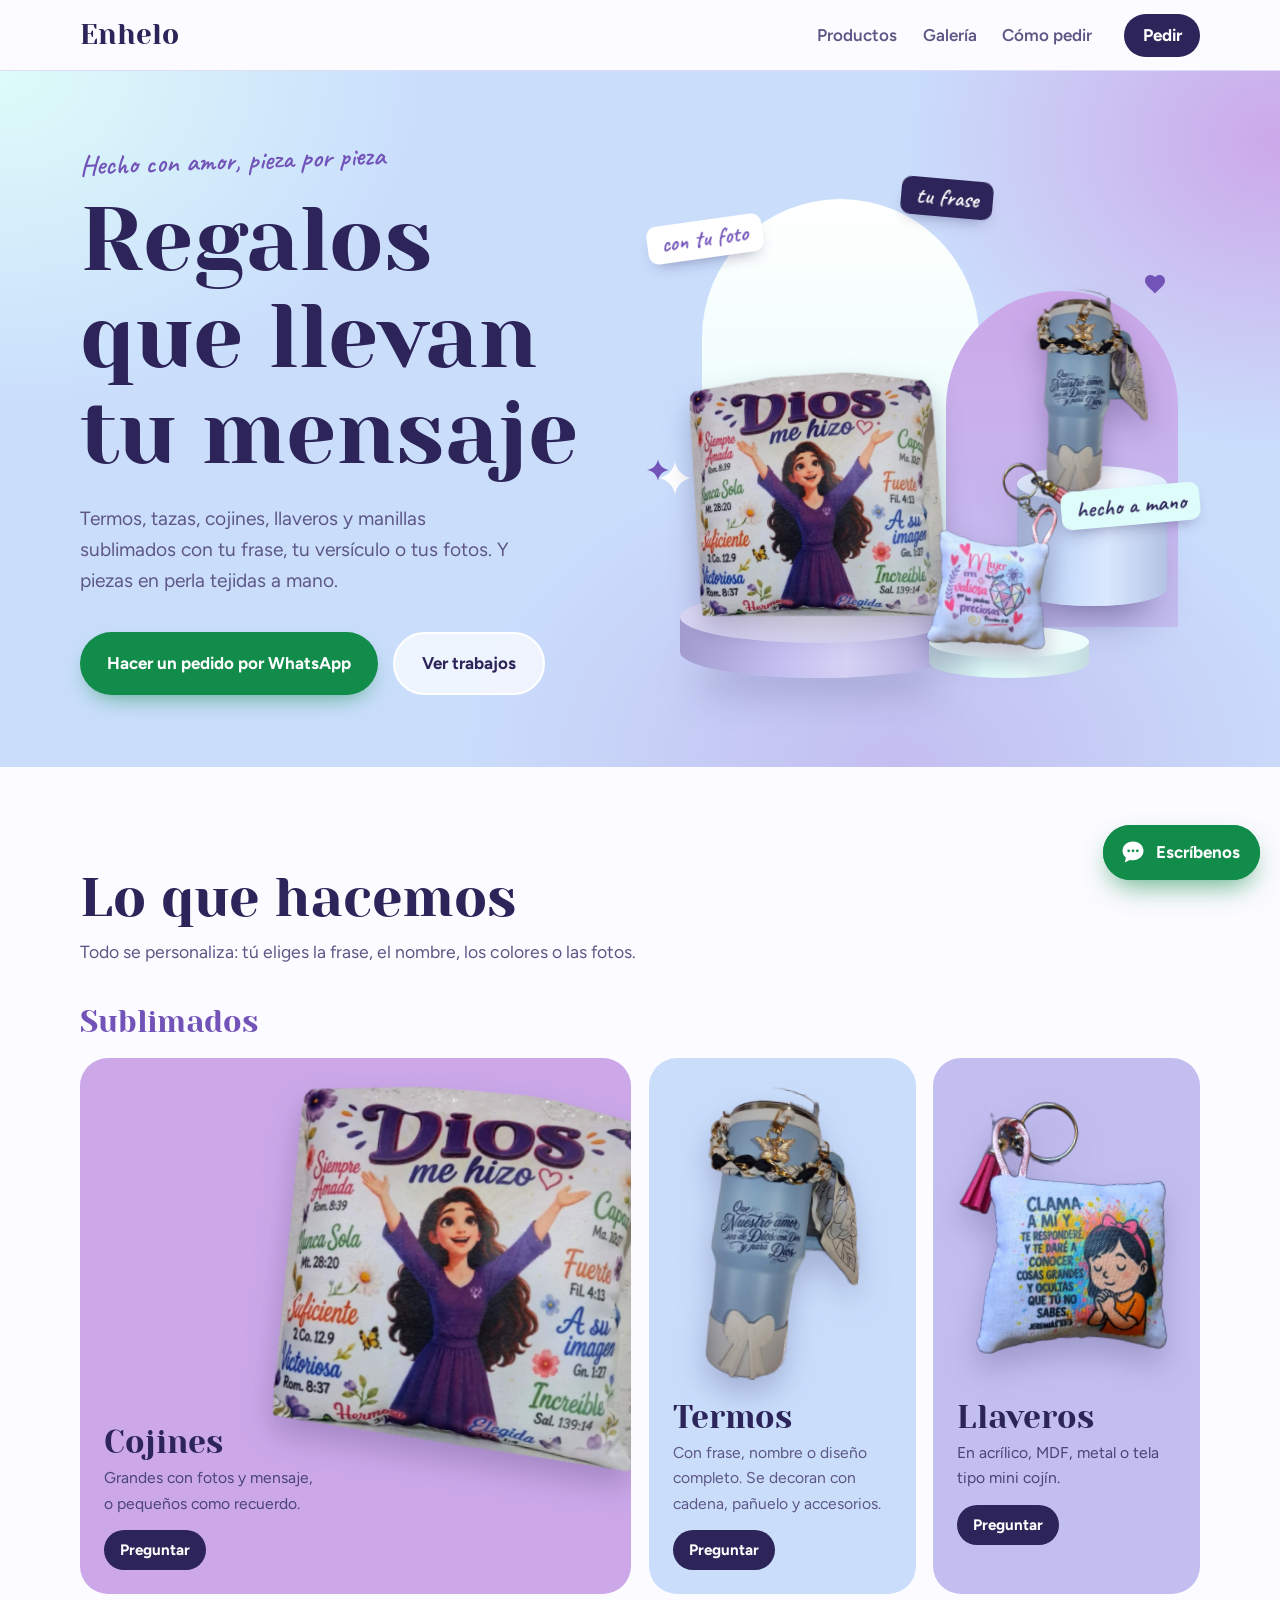
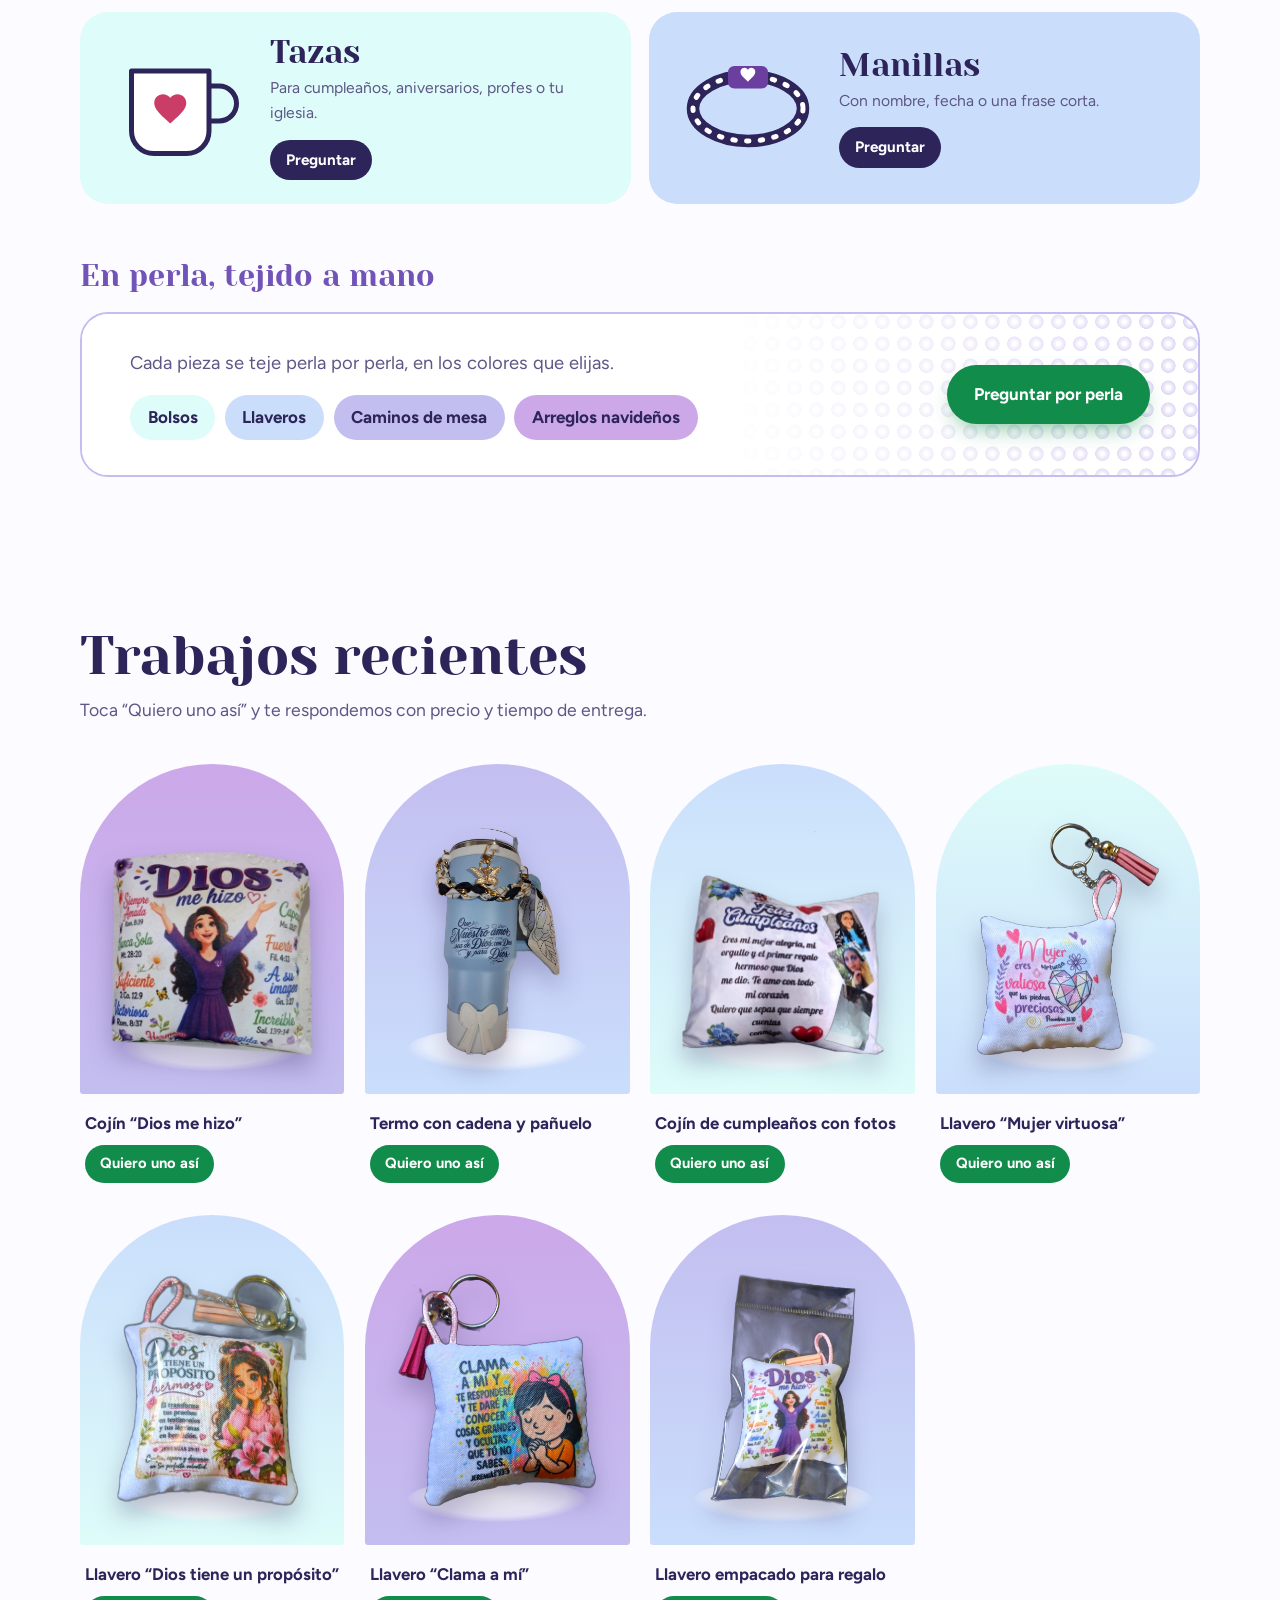
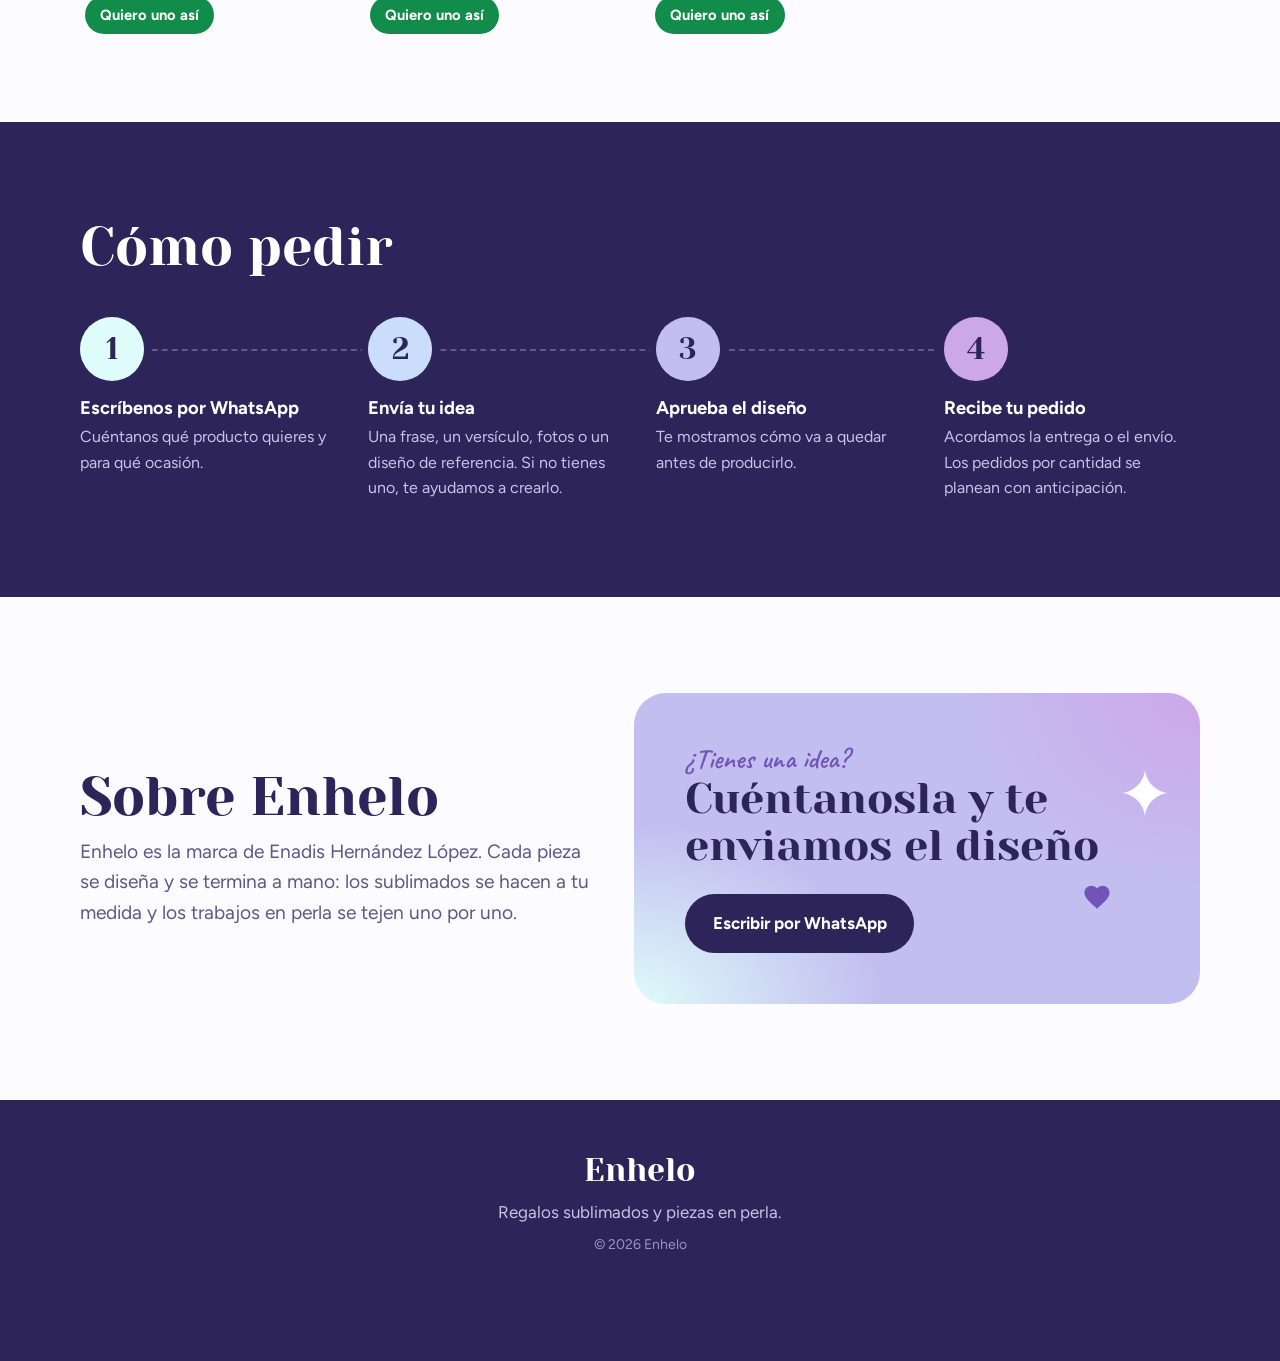
<file: index.html>
<!DOCTYPE html>
<html lang="es">
<head>
  <meta charset="utf-8">
  <meta name="viewport" content="width=device-width, initial-scale=1">
  <title>Enhelo · Regalos sublimados y piezas en perla</title>
  <meta name="description" content="Termos, tazas, cojines, llaveros y manillas sublimados con tu mensaje, y bolsos, llaveros y arreglos en perla hechos a mano. Pide el tuyo por WhatsApp.">
  <meta name="theme-color" content="#cadefc">
  <meta property="og:title" content="Enhelo · Regalos personalizados">
  <meta property="og:description" content="Sublimados con tu mensaje y piezas en perla hechas a mano.">
  <meta property="og:image" content="https://enhelo.xyz/img/cojin-dios-me-hizo.jpg">
  <link rel="icon" href="img/favicon.svg" type="image/svg+xml">
  <link rel="preload" href="fonts/yeseva-one-latin-400-normal.woff2" as="font" type="font/woff2" crossorigin>
  <link rel="stylesheet" href="style.css">
</head>
<body>

  <!-- Dibujos reutilizables (destellos y corazones) -->
  <svg width="0" height="0" style="position:absolute" aria-hidden="true">
    <symbol id="sparkle" viewBox="0 0 24 24"><path d="M12 0c.6 6.2 5.8 11.4 12 12-6.2.6-11.4 5.8-12 12-.6-6.2-5.8-11.4-12-12C6.2 11.4 11.4 6.2 12 0Z"/></symbol>
    <symbol id="heart" viewBox="0 0 24 24"><path d="M12 21.4 10.6 20C5.4 15.4 2 12.3 2 8.5 2 5.4 4.4 3 7.5 3c1.7 0 3.4.8 4.5 2.1C13.1 3.8 14.8 3 16.5 3 19.6 3 22 5.4 22 8.5c0 3.8-3.4 6.9-8.6 11.5L12 21.4Z"/></symbol>
  </svg>

  <header class="topbar">
    <a class="wordmark" href="#inicio" aria-label="Enhelo, inicio">Enhelo</a>
    <nav aria-label="Secciones">
      <a href="#productos">Productos</a>
      <a href="#galeria">Galería</a>
      <a href="#como-pedir">Cómo pedir</a>
    </nav>
    <a class="topbar-cta" data-wa="Hola Enhelo, quiero hacer un pedido." href="#">Pedir</a>
  </header>

  <main id="inicio">

    <!-- ===== Portada ===== -->
    <section class="hero">
      <div class="hero-inner">
        <div class="hero-text">
          <p class="hand">Hecho con amor, pieza por pieza</p>
          <h1>Regalos que llevan tu mensaje</h1>
          <p class="lede">
            Termos, tazas, cojines, llaveros y manillas sublimados con tu frase,
            tu versículo o tus fotos. Y piezas en perla tejidas a mano.
          </p>
          <div class="hero-actions">
            <a class="btn btn-wa" data-wa="Hola Enhelo, quiero hacer un pedido." href="#">Hacer un pedido por WhatsApp</a>
            <a class="btn btn-ghost" href="#galeria">Ver trabajos</a>
          </div>
        </div>

        <div class="vitrina" aria-hidden="true">
          <div class="arch arch-1"></div>
          <div class="arch arch-2"></div>
          <div class="podium pod-termo"><img src="img/p/termo-nuestro-amor.webp" alt="" width="480" height="900"></div>
          <div class="podium pod-cojin"><img src="img/p/cojin-dios-me-hizo.webp" alt="" width="867" height="874"></div>
          <div class="podium pod-llavero"><img src="img/p/llavero-mujer-virtuosa.webp" alt="" width="708" height="900"></div>
          <span class="tag tag-1">con tu foto</span>
          <span class="tag tag-2">tu frase</span>
          <span class="tag tag-3">hecho a mano</span>
          <svg class="doodle d1"><use href="#sparkle"/></svg>
          <svg class="doodle d2"><use href="#heart"/></svg>
          <svg class="doodle d3"><use href="#sparkle"/></svg>
        </div>
      </div>
    </section>

    <!-- ===== Productos ===== -->
    <section id="productos" class="products">
      <div class="wrap">
        <h2>Lo que hacemos</h2>
        <p class="section-note">Todo se personaliza: tú eliges la frase, el nombre, los colores o las fotos.</p>

        <h3 class="group-title">Sublimados</h3>
        <div class="bento">
          <article class="tile tile-sky t-termo">
            <img src="img/p/termo-nuestro-amor.webp" alt="Termo azul sublimado decorado con cadena" loading="lazy" width="480" height="900">
            <div class="tile-text">
              <h4>Termos</h4>
              <p>Con frase, nombre o diseño completo. Se decoran con cadena, pañuelo y accesorios.</p>
              <a class="ask" data-wa="Hola, quiero información sobre los termos sublimados." href="#">Preguntar</a>
            </div>
          </article>

          <article class="tile tile-lilac t-cojin">
            <img src="img/p/cojin-dios-me-hizo.webp" alt="Cojín sublimado Dios me hizo" loading="lazy" width="867" height="874">
            <div class="tile-text">
              <h4>Cojines</h4>
              <p>Grandes con fotos y mensaje, o pequeños como recuerdo.</p>
              <a class="ask" data-wa="Hola, quiero información sobre los cojines sublimados." href="#">Preguntar</a>
            </div>
          </article>

          <article class="tile tile-blush t-llavero">
            <img src="img/p/llavero-clama.webp" alt="Llavero mini cojín sublimado" loading="lazy" width="770" height="900">
            <div class="tile-text">
              <h4>Llaveros</h4>
              <p>En acrílico, MDF, metal o tela tipo mini cojín.</p>
              <a class="ask" data-wa="Hola, quiero información sobre los llaveros sublimados." href="#">Preguntar</a>
            </div>
          </article>

          <article class="tile tile-butter tile-icon t-taza">
            <svg class="tile-doodle" viewBox="0 0 120 100" aria-hidden="true">
              <path d="M22 20h62v48a18 18 0 0 1-18 18H40a18 18 0 0 1-18-18Z" fill="#fff" stroke="currentColor" stroke-width="4" stroke-linejoin="round"/>
              <path d="M84 32h8a14 14 0 0 1 0 28h-8" fill="none" stroke="currentColor" stroke-width="4"/>
              <path d="M53 62l-2-1.8c-6.5-5.9-10.8-9.8-10.8-14.6 0-3.9 3-7 7-7 2.2 0 4.3 1 5.8 2.7 1.5-1.7 3.6-2.7 5.8-2.7 3.9 0 7 3.1 7 7 0 4.8-4.3 8.7-10.8 14.6Z" fill="#c93d66"/>
            </svg>
            <div class="tile-text">
              <h4>Tazas</h4>
              <p>Para cumpleaños, aniversarios, profes o tu iglesia.</p>
              <a class="ask" data-wa="Hola, quiero información sobre las tazas sublimadas." href="#">Preguntar</a>
            </div>
          </article>

          <article class="tile tile-mint tile-icon t-manilla">
            <svg class="tile-doodle" viewBox="0 0 120 100" aria-hidden="true">
              <ellipse cx="60" cy="50" rx="44" ry="26" fill="none" stroke="currentColor" stroke-width="10"/>
              <ellipse cx="60" cy="50" rx="44" ry="26" fill="none" stroke="#fff" stroke-width="4" stroke-dasharray="2 9" stroke-linecap="round"/>
              <rect x="44" y="16" width="32" height="18" rx="5" fill="#6b3fa0"/>
              <path d="M60 22.5l-1-1c-3-2.7-5-4.5-5-6.7a3.2 3.2 0 0 1 5.9-1.8 3.2 3.2 0 0 1 5.9 1.8c0 2.2-2 4-5 6.7Z" transform="translate(0 6)" fill="#fff"/>
            </svg>
            <div class="tile-text">
              <h4>Manillas</h4>
              <p>Con nombre, fecha o una frase corta.</p>
              <a class="ask" data-wa="Hola, quiero información sobre las manillas sublimadas." href="#">Preguntar</a>
            </div>
          </article>
        </div>

        <h3 class="group-title group-pearl">En perla, tejido a mano</h3>
        <div class="pearl-panel">
          <div class="pearl-text">
            <p>Cada pieza se teje perla por perla, en los colores que elijas.</p>
            <ul class="pearl-list">
              <li><a data-wa="Hola, quiero información sobre los bolsos en perla." href="#">Bolsos</a></li>
              <li><a data-wa="Hola, quiero información sobre los llaveros en perla." href="#">Llaveros</a></li>
              <li><a data-wa="Hola, quiero información sobre los caminos de mesa en perla." href="#">Caminos de mesa</a></li>
              <li><a data-wa="Hola, quiero información sobre los arreglos navideños en perla." href="#">Arreglos navideños</a></li>
            </ul>
          </div>
          <a class="btn btn-wa" data-wa="Hola, quiero información sobre los trabajos en perla." href="#">Preguntar por perla</a>
        </div>
      </div>
    </section>

    <!-- ===== Galería =====
         Para agregar un trabajo: sube la foto sin fondo a img/p/ (formato .webp o .png)
         y copia un bloque <figure> completo. Cambia la imagen, el alt, el título y el
         mensaje de data-wa. La clase c1, c2, c3 o c4 cambia el color de fondo. -->
    <section id="galeria" class="gallery">
      <div class="wrap">
        <h2>Trabajos recientes</h2>
        <p class="section-note">Toca “Quiero uno así” y te respondemos con precio y tiempo de entrega.</p>

        <div class="grid">
          <figure class="c1">
            <div class="g-stage"><img src="img/p/cojin-dios-me-hizo.webp" alt="Cojín sublimado con la frase Dios me hizo y versículos alrededor" loading="lazy" width="867" height="874"></div>
            <figcaption>
              <span>Cojín “Dios me hizo”</span>
              <a data-wa="Hola, quiero un cojín como el de “Dios me hizo”." href="#">Quiero uno así</a>
            </figcaption>
          </figure>

          <figure class="c3">
            <div class="g-stage"><img src="img/p/termo-nuestro-amor.webp" alt="Termo azul con la frase Que nuestro amor sea de Dios, con cadena y pañuelo" loading="lazy" width="480" height="900"></div>
            <figcaption>
              <span>Termo con cadena y pañuelo</span>
              <a data-wa="Hola, quiero un termo como el de “Que nuestro amor sea de Dios”." href="#">Quiero uno así</a>
            </figcaption>
          </figure>

          <figure class="c2">
            <div class="g-stage"><img src="img/p/cojin-cumpleanos.webp" alt="Cojín de cumpleaños con mensaje y tres fotos" loading="lazy" width="809" height="900"></div>
            <figcaption>
              <span>Cojín de cumpleaños con fotos</span>
              <a data-wa="Hola, quiero un cojín de cumpleaños con fotos." href="#">Quiero uno así</a>
            </figcaption>
          </figure>

          <figure class="c4">
            <div class="g-stage"><img src="img/p/llavero-mujer-virtuosa.webp" alt="Llavero mini cojín con la frase Mujer virtuosa, Proverbios 31:10" loading="lazy" width="708" height="900"></div>
            <figcaption>
              <span>Llavero “Mujer virtuosa”</span>
              <a data-wa="Hola, quiero llaveros como el de “Mujer virtuosa”." href="#">Quiero uno así</a>
            </figcaption>
          </figure>

          <figure class="c2">
            <div class="g-stage"><img src="img/p/llavero-proposito.webp" alt="Llavero mini cojín con la frase Dios tiene un propósito hermoso" loading="lazy" width="613" height="746"></div>
            <figcaption>
              <span>Llavero “Dios tiene un propósito”</span>
              <a data-wa="Hola, quiero llaveros como el de “Dios tiene un propósito hermoso”." href="#">Quiero uno así</a>
            </figcaption>
          </figure>

          <figure class="c1">
            <div class="g-stage"><img src="img/p/llavero-clama.webp" alt="Llavero mini cojín con la frase Clama a mí y te responderé, Jeremías 33:3" loading="lazy" width="770" height="900"></div>
            <figcaption>
              <span>Llavero “Clama a mí”</span>
              <a data-wa="Hola, quiero llaveros como el de “Clama a mí”." href="#">Quiero uno así</a>
            </figcaption>
          </figure>

          <figure class="c3">
            <div class="g-stage"><img src="img/p/llavero-dios-me-hizo.webp" alt="Llavero mini cojín Dios me hizo en su empaque individual" loading="lazy" width="565" height="900"></div>
            <figcaption>
              <span>Llavero empacado para regalo</span>
              <a data-wa="Hola, quiero llaveros como el de “Dios me hizo”." href="#">Quiero uno así</a>
            </figcaption>
          </figure>
        </div>
      </div>
    </section>

    <!-- ===== Cómo pedir ===== -->
    <section id="como-pedir" class="steps">
      <div class="wrap">
        <h2>Cómo pedir</h2>
        <ol>
          <li>
            <h3>Escríbenos por WhatsApp</h3>
            <p>Cuéntanos qué producto quieres y para qué ocasión.</p>
          </li>
          <li>
            <h3>Envía tu idea</h3>
            <p>Una frase, un versículo, fotos o un diseño de referencia. Si no tienes uno, te ayudamos a crearlo.</p>
          </li>
          <li>
            <h3>Aprueba el diseño</h3>
            <p>Te mostramos cómo va a quedar antes de producirlo.</p>
          </li>
          <li>
            <h3>Recibe tu pedido</h3>
            <p>Acordamos la entrega o el envío. Los pedidos por cantidad se planean con anticipación.</p>
          </li>
        </ol>
      </div>
    </section>

    <!-- ===== Sobre y llamado final ===== -->
    <section class="closing">
      <div class="wrap closing-inner">
        <div class="about">
          <h2>Sobre Enhelo</h2>
          <p>
            Enhelo es la marca de Enadis Hernández López. Cada pieza se diseña
            y se termina a mano: los sublimados se hacen a tu medida y los trabajos
            en perla se tejen uno por uno.
          </p>
        </div>
        <div class="cta-card">
          <svg class="doodle c-d1"><use href="#sparkle"/></svg>
          <svg class="doodle c-d2"><use href="#heart"/></svg>
          <p class="hand">¿Tienes una idea?</p>
          <h2>Cuéntanosla y te enviamos el diseño</h2>
          <a class="btn btn-light" data-wa="Hola Enhelo, tengo una idea para un regalo." href="#">Escribir por WhatsApp</a>
        </div>
      </div>
    </section>

  </main>

  <footer class="footer">
    <p class="wordmark">Enhelo</p>
    <p>Regalos sublimados y piezas en perla.</p>
    <p class="small">&copy; <span id="year"></span> Enhelo</p>
  </footer>

  <!-- Botón flotante de WhatsApp -->
  <a class="wa-float" data-wa="Hola Enhelo, vi su página y quiero información." href="#" aria-label="Escribir por WhatsApp">
    <svg viewBox="0 0 24 24" width="28" height="28" aria-hidden="true">
      <path fill="currentColor" d="M12 3C6.9 3 3 6.6 3 11c0 2.3 1.1 4.4 2.9 5.8L5 21l4.3-2.2c.9.2 1.8.3 2.7.3 5.1 0 9-3.6 9-8.1S17.1 3 12 3Z"/>
      <circle cx="8.3" cy="11" r="1.2" fill="#128c4a"/>
      <circle cx="12" cy="11" r="1.2" fill="#128c4a"/>
      <circle cx="15.7" cy="11" r="1.2" fill="#128c4a"/>
    </svg>
    <span>Escríbenos</span>
  </a>

  <script src="script.js"></script>
</body>
</html>
</file>
<file: style.css>
/* ============ Tipografías (alojadas en /fonts) ============ */
@font-face { font-family: "Yeseva One"; src: url("fonts/yeseva-one-latin-400-normal.woff2") format("woff2"); font-weight: 400; font-display: swap; }
@font-face { font-family: "Figtree"; src: url("fonts/figtree-latin-400-normal.woff2") format("woff2"); font-weight: 400; font-display: swap; }
@font-face { font-family: "Figtree"; src: url("fonts/figtree-latin-500-normal.woff2") format("woff2"); font-weight: 500; font-display: swap; }
@font-face { font-family: "Figtree"; src: url("fonts/figtree-latin-600-normal.woff2") format("woff2"); font-weight: 600; font-display: swap; }
@font-face { font-family: "Figtree"; src: url("fonts/figtree-latin-700-normal.woff2") format("woff2"); font-weight: 700; font-display: swap; }
@font-face { font-family: "Figtree"; src: url("fonts/figtree-latin-800-normal.woff2") format("woff2"); font-weight: 800; font-display: swap; }
@font-face { font-family: "Caveat"; src: url("fonts/caveat-latin-600-normal.woff2") format("woff2"); font-weight: 600; font-display: swap; }

/* ============ Colores ============ */
:root {
  /* Paleta de Enhelo */
  --mint: #defcf9;
  --blue: #cadefc;
  --peri: #c3bef0;
  --lav:  #cca8e9;

  /* Tonos de apoyo para texto y contraste */
  --ink: #2d2459;        /* índigo profundo */
  --muted: #5e5786;
  --accent: #7253b8;     /* lavanda oscuro para detalles */
  --paper: #fcfbff;
  --line: #e4def4;
  --wa: #128c4a;
  --wa-hover: #0e7a40;

  --display: "Yeseva One", Georgia, serif;
  --body: "Figtree", system-ui, -apple-system, "Segoe UI", sans-serif;
  --hand: "Caveat", "Segoe Print", cursive;

  --wrap: 1160px;
  color-scheme: light;
}

* { box-sizing: border-box; margin: 0; padding: 0; }
html { scroll-behavior: smooth; }
body {
  font-family: var(--body);
  font-size: 1.0625rem;
  line-height: 1.6;
  color: var(--ink);
  background: var(--paper);
  -webkit-font-smoothing: antialiased;
  overflow-x: hidden;
}
img { display: block; max-width: 100%; height: auto; }
a { color: var(--accent); }
:focus-visible { outline: 3px solid var(--accent); outline-offset: 3px; border-radius: 6px; }

h1, h2, h3, h4 { font-family: var(--display); font-weight: 400; line-height: 1.08; }
h2 { font-size: clamp(2.2rem, 5vw, 3.4rem); margin-bottom: .6rem; }
.wrap { max-width: var(--wrap); margin: 0 auto; padding: 0 1.25rem; }
section { position: relative; }
.section-note { color: var(--muted); font-size: 1.1rem; max-width: 52ch; margin-bottom: 2.5rem; }
.hand { font-family: var(--hand); font-weight: 600; font-size: 1.75rem; line-height: 1.1; color: var(--accent); }

.doodle { position: absolute; fill: currentColor; pointer-events: none; }

/* ============ Botones ============ */
.btn {
  display: inline-flex; align-items: center; justify-content: center;
  padding: 1rem 1.7rem;
  border-radius: 999px;
  font-weight: 700;
  text-decoration: none;
  transition: transform .15s ease, background-color .15s ease;
}
.btn:hover { transform: translateY(-2px); }
.btn-wa { background: var(--wa); color: #fff; box-shadow: 0 10px 24px -10px rgba(18, 140, 74, .7); }
.btn-wa:hover { background: var(--wa-hover); }
.btn-ghost { color: var(--ink); background: rgba(255, 255, 255, .7); border: 2px solid #fff; }
.btn-ghost:hover { background: #fff; }
.btn-light { background: var(--ink); color: #fff; }

/* ============ Barra superior ============ */
.topbar {
  position: sticky; top: 0; z-index: 30;
  display: flex; align-items: center; gap: 2rem;
  padding: .8rem max(1.25rem, calc((100% - var(--wrap)) / 2 + 1.25rem));
  background: rgba(252, 251, 255, .82);
  backdrop-filter: blur(12px);
  border-bottom: 1px solid rgba(195, 190, 240, .5);
}
.wordmark { font-family: var(--display); font-size: 1.75rem; color: var(--ink); text-decoration: none; }
.topbar nav { display: flex; gap: 1.6rem; margin-left: auto; }
.topbar nav a { color: var(--muted); text-decoration: none; font-weight: 600; }
.topbar nav a:hover { color: var(--ink); }
.topbar-cta {
  background: var(--ink); color: #fff;
  font-weight: 700; text-decoration: none;
  padding: .5rem 1.15rem; border-radius: 999px;
}

/* ============ Portada ============ */
.hero {
  background:
    radial-gradient(38rem 30rem at 0% 0%, var(--mint), transparent 70%),
    radial-gradient(34rem 28rem at 100% 10%, var(--lav), transparent 70%),
    radial-gradient(40rem 30rem at 70% 100%, var(--peri), transparent 70%),
    var(--blue);
  padding: clamp(3rem, 7vw, 5rem) 0 clamp(3rem, 6vw, 4.5rem);
  overflow: hidden;
}
.hero-inner {
  max-width: var(--wrap); margin: 0 auto; padding: 0 1.25rem;
  display: grid; grid-template-columns: 1fr 1.05fr; gap: 2.5rem; align-items: center;
}
.hero .hand { margin-bottom: .6rem; transform: rotate(-2deg); transform-origin: left; }
.hero h1 { font-size: clamp(3rem, 7.4vw, 5.6rem); margin-bottom: 1.4rem; text-wrap: balance; }
.lede { font-size: 1.2rem; color: var(--muted); max-width: 36ch; margin-bottom: 2.2rem; }
.hero-actions { display: flex; flex-wrap: wrap; gap: .9rem; }

/* Vitrina: arcos y pedestales */
.vitrina { position: relative; aspect-ratio: 1 / .92; }
.arch {
  position: absolute; bottom: 10%;
  border-radius: 999px 999px 0 0;
}
.arch-1 { left: 10%; width: 50%; height: 84%; background: linear-gradient(180deg, #fff 0%, var(--mint) 100%); }
.arch-2 { right: 4%; width: 42%; height: 66%; background: linear-gradient(180deg, var(--lav) 0%, var(--peri) 100%); }

.podium {
  --c: var(--mint);
  --top: 26px;
  position: absolute;
  background: linear-gradient(90deg,
    color-mix(in srgb, var(--c) 78%, var(--ink)) 0%,
    var(--c) 35%,
    color-mix(in srgb, var(--c) 70%, #fff) 60%,
    color-mix(in srgb, var(--c) 85%, var(--ink)) 100%);
  border-radius: 0 0 50% 50% / 0 0 var(--top) var(--top);
  box-shadow: 0 30px 40px -24px rgba(45, 36, 89, .55);
}
.podium::before {
  content: ""; position: absolute; left: 0; right: 0; top: calc(var(--top) * -1);
  height: calc(var(--top) * 2);
  border-radius: 50%;
  background: radial-gradient(ellipse at 50% 40%, #fff 0%, color-mix(in srgb, var(--c) 60%, #fff) 70%);
}
.podium img {
  position: absolute; left: 50%; bottom: calc(100% - 8px);
  width: var(--w, 90%); max-width: none;
  translate: -50% 0;
  filter: drop-shadow(0 14px 14px rgba(45, 36, 89, .3));
}
.pod-cojin   { --c: var(--peri); --w: 90%; left: 6%;  bottom: 0;  width: 50%; height: 12%; z-index: 2; }
.pod-termo   { --c: var(--blue); --w: 74%; right: 6%; bottom: 14%; width: 27%; height: 24%; z-index: 1; --top: 18px; }
.pod-llavero { --c: var(--mint); --w: 92%; right: 20%; bottom: 0;  width: 29%; height: 7%;  z-index: 3; --top: 16px; }
.pod-cojin img { rotate: -4deg; }
.pod-llavero img { rotate: 6deg; }

.tag {
  position: absolute; z-index: 4;
  font-family: var(--hand); font-weight: 600; font-size: 1.45rem; line-height: 1;
  padding: .45rem .9rem .5rem;
  border-radius: 10px;
  box-shadow: 0 8px 16px -8px rgba(45, 36, 89, .45);
}
.tag-1 { background: #fff;        color: var(--accent); left: 0;   top: 10%; rotate: -8deg; }
.tag-2 { background: var(--ink);  color: #fff;          left: 46%; top: 2%;  rotate: 5deg; }
.tag-3 { background: var(--mint); color: var(--ink);    right: 0;  bottom: 30%; rotate: -5deg; }

.hero .d1 { width: 34px; color: #fff; left: 2%; top: 46%; }
.hero .d2 { width: 24px; color: var(--accent); right: 6%; top: 8%; }
.hero .d3 { width: 22px; color: var(--accent); left: 0; bottom: 26%; }

@media (prefers-reduced-motion: no-preference) {
  .podium img, .tag { animation: drop .8s cubic-bezier(.2, .9, .25, 1.2) both; }
  .pod-termo img { animation-delay: .1s; }
  .pod-llavero img { animation-delay: .2s; }
  .tag-1 { animation-delay: .45s; } .tag-2 { animation-delay: .55s; } .tag-3 { animation-delay: .65s; }
  @keyframes drop { from { opacity: 0; transform: translateY(-28px); } to { opacity: 1; transform: none; } }
}

/* ============ Productos ============ */
.products { padding: clamp(4rem, 8vw, 6.5rem) 0; }
.group-title { font-size: 1.9rem; color: var(--accent); margin: 0 0 1.2rem; }

.bento {
  display: grid;
  grid-template-columns: repeat(4, 1fr);
  grid-template-areas:
    "cojin cojin termo llavero"
    "cojin cojin termo llavero"
    "taza  taza  manilla manilla";
  gap: 1.1rem;
  margin-bottom: 3.5rem;
}
.t-cojin { grid-area: cojin; }
.t-termo { grid-area: termo; }
.t-llavero { grid-area: llavero; }
.t-taza { grid-area: taza; }
.t-manilla { grid-area: manilla; }

.tile {
  position: relative;
  border-radius: 28px;
  padding: 1.5rem;
  display: flex; flex-direction: column;
  overflow: hidden;
}
.tile img {
  flex: 1; min-height: 0;
  width: 100%; max-height: 300px;
  object-fit: contain;
  margin-bottom: 1.2rem;
  filter: drop-shadow(0 16px 16px rgba(45, 36, 89, .25));
  transform: rotate(5deg);
  transition: transform .3s ease;
}
.tile:hover img { transform: rotate(0deg) scale(1.04); }
.tile-text { position: relative; z-index: 1; }
.tile h4 { font-size: 2rem; margin-bottom: .3rem; }
.tile p { color: var(--muted); font-size: .98rem; margin-bottom: .9rem; max-width: 30ch; }
.ask {
  display: inline-block;
  font-weight: 700; font-size: .95rem; text-decoration: none;
  background: var(--ink); color: #fff;
  padding: .5rem 1rem; border-radius: 999px;
}
.ask:hover { background: var(--wa); }

.tile-lilac  { background: var(--lav); }
.tile-sky    { background: var(--blue); }
.tile-blush  { background: var(--peri); }
.tile-butter { background: var(--mint); }
.tile-mint   { background: var(--blue); }
.tile-lilac p, .tile-blush p { color: #4b4475; }

.t-cojin { justify-content: flex-end; min-height: 460px; }
.t-cojin img {
  position: absolute; right: -3%; top: 6%;
  width: 66%; max-height: none; margin: 0;
}
.t-cojin .tile-text { max-width: 42%; }

.tile-icon { flex-direction: row; align-items: center; gap: 1rem; }
.tile-icon .tile-text { flex: 1; }
.tile-icon .tile-doodle { width: 150px; flex: none; color: var(--ink); }

/* Perla */
.group-pearl { color: var(--accent); }
.pearl-panel {
  display: flex; align-items: center; justify-content: space-between; gap: 2rem; flex-wrap: wrap;
  padding: 2.2rem clamp(1.5rem, 4vw, 3rem);
  border-radius: 28px;
  border: 2px solid var(--peri);
  background:
    radial-gradient(circle at 38% 35%, #fff 0 2px, #ece6fb 3.5px, #cfc4ef 7px, transparent 7.5px) 0 0 / 22px 22px,
    #fff;
  position: relative;
  overflow: hidden;
}
.pearl-panel::before {
  content: ""; position: absolute; inset: 0;
  background: linear-gradient(90deg, #fff 0%, #fff 58%, rgba(255, 255, 255, .3) 100%);
}
.pearl-text, .pearl-panel .btn { position: relative; }
.pearl-text p { font-size: 1.15rem; color: var(--muted); margin-bottom: 1rem; }
.pearl-list { list-style: none; display: flex; flex-wrap: wrap; gap: .6rem; }
.pearl-list a {
  display: inline-block;
  background: var(--mint); color: var(--ink);
  font-weight: 700; text-decoration: none;
  padding: .55rem 1.1rem; border-radius: 999px;
}
.pearl-list li:nth-child(2) a { background: var(--blue); }
.pearl-list li:nth-child(3) a { background: var(--peri); }
.pearl-list li:nth-child(4) a { background: var(--lav); }
.pearl-list a:hover { background: var(--ink); color: #fff; }

/* ============ Galería: arcos con pedestal ============ */
.gallery { padding: clamp(2rem, 5vw, 3rem) 0 clamp(4rem, 7vw, 5.5rem); }
.grid {
  display: grid;
  grid-template-columns: repeat(auto-fill, minmax(240px, 1fr));
  gap: 2rem 1.3rem;
}
.grid figure { display: flex; flex-direction: column; gap: 1rem; }
.g-stage {
  position: relative;
  aspect-ratio: 4 / 5;
  border-radius: 999px 999px 24px 24px;
  overflow: hidden;
}
.g-stage::after {          /* pedestal */
  content: "";
  position: absolute; left: 16%; right: 16%; bottom: 7%;
  height: 13%;
  border-radius: 50%;
  background: radial-gradient(ellipse at 50% 40%, #fff 0%, rgba(255, 255, 255, .6) 55%, transparent 72%);
}
.g-stage img {
  position: absolute; z-index: 1;
  left: 50%; bottom: 12%;
  translate: -50% 0;
  max-width: 76%; max-height: 70%;
  width: auto; height: auto;
  filter: drop-shadow(0 14px 12px rgba(45, 36, 89, .3));
  transition: transform .3s ease;
}
.grid figure:hover .g-stage img { transform: translateY(-6px) rotate(-2deg); }
.c1 .g-stage { background: linear-gradient(180deg, var(--lav), var(--peri)); }
.c2 .g-stage { background: linear-gradient(180deg, var(--blue), var(--mint)); }
.c3 .g-stage { background: linear-gradient(180deg, var(--peri), var(--blue)); }
.c4 .g-stage { background: linear-gradient(180deg, var(--mint), var(--blue)); }

.grid figcaption { display: flex; flex-direction: column; align-items: flex-start; gap: .5rem; padding: 0 .3rem; }
.grid figcaption span { font-weight: 700; font-size: 1.05rem; }
.grid figcaption a {
  font-weight: 700; font-size: .92rem; text-decoration: none;
  background: var(--wa); color: #fff;
  padding: .45rem .95rem; border-radius: 999px;
}
.grid figcaption a:hover { background: var(--wa-hover); }

/* ============ Cómo pedir ============ */
.steps {
  background: var(--ink); color: #eae6fb;
  padding: clamp(4rem, 8vw, 6rem) 0;
}
.steps h2 { color: #fff; margin-bottom: 2.5rem; }
.steps ol {
  list-style: none; counter-reset: step;
  display: grid; grid-template-columns: repeat(4, 1fr); gap: 2rem;
  position: relative;
}
.steps ol::before {
  content: ""; position: absolute; left: 32px; right: calc(25% - 1.5rem); top: 32px;
  border-top: 2px dashed rgba(255, 255, 255, .25);
}
.steps li { counter-increment: step; position: relative; }
.steps li::before {
  content: counter(step);
  display: grid; place-items: center;
  width: 64px; height: 64px; border-radius: 50%;
  font-family: var(--display); font-size: 1.9rem;
  background: var(--mint); color: var(--ink);
  margin-bottom: 1.1rem;
  box-shadow: 0 0 0 6px var(--ink);
}
.steps li:nth-child(2)::before { background: var(--blue); }
.steps li:nth-child(3)::before { background: var(--peri); }
.steps li:nth-child(4)::before { background: var(--lav); }
.steps h3 { font-family: var(--body); font-weight: 700; font-size: 1.15rem; margin-bottom: .35rem; color: #fff; }
.steps p { color: #c9c3e6; font-size: 1rem; }

/* ============ Sobre + llamado ============ */
.closing { padding: clamp(4rem, 8vw, 6rem) 0; }
.closing-inner { display: grid; grid-template-columns: 1fr 1.1fr; gap: 2.5rem; align-items: center; }
.about p { font-size: 1.2rem; color: var(--muted); max-width: 44ch; }
.cta-card {
  position: relative; overflow: hidden;
  border-radius: 32px;
  padding: clamp(2rem, 5vw, 3.2rem);
  background:
    radial-gradient(22rem 16rem at 0% 100%, var(--mint), transparent 70%),
    radial-gradient(22rem 18rem at 100% 0%, var(--lav), transparent 70%),
    var(--peri);
}
.cta-card h2 { font-size: clamp(1.9rem, 3.8vw, 2.7rem); margin-bottom: 1.6rem; max-width: 16ch; }
.cta-card .c-d1 { width: 46px; right: 2rem; top: 1.6rem; color: #fff; }
.cta-card .c-d2 { width: 30px; right: 5.5rem; bottom: 2rem; color: var(--accent); }

/* ============ Pie ============ */
.footer {
  background: var(--ink); color: #c9c3e6;
  text-align: center;
  padding: 2.8rem 1.25rem 6.5rem;
}
.footer .wordmark { display: block; color: #fff; font-size: 2rem; margin-bottom: .2rem; }
.footer .small { font-size: .875rem; margin-top: .5rem; opacity: .7; }

/* ============ Botón flotante de WhatsApp ============ */
.wa-float {
  position: fixed; right: 1.25rem; bottom: 1.25rem; z-index: 50;
  display: flex; align-items: center; gap: .55rem;
  padding: .85rem 1.25rem .85rem 1rem;
  background: var(--wa); color: #fff;
  border-radius: 999px;
  font-weight: 700; text-decoration: none;
  box-shadow: 0 12px 28px -8px rgba(18, 140, 74, .7);
}
.wa-float:hover { background: var(--wa-hover); }
.wa-float::before {
  content: ""; position: absolute; inset: 0; border-radius: inherit;
  border: 2px solid var(--wa);
}
@media (prefers-reduced-motion: no-preference) {
  .wa-float::before { animation: ping 2.4s ease-out infinite; }
  @keyframes ping { 0% { opacity: .8; transform: scale(1); } 70%, 100% { opacity: 0; transform: scale(1.35); } }
}

/* ============ Responsive ============ */
@media (max-width: 980px) {
  .bento {
    grid-template-columns: 1fr 1fr;
    grid-template-areas: "cojin cojin" "termo llavero" "taza taza" "manilla manilla";
  }
  .t-cojin { min-height: 380px; }
}
@media (max-width: 860px) {
  .hero-inner { grid-template-columns: 1fr; }
  .vitrina { max-width: 520px; width: 100%; margin: 1rem auto 0; }
  .steps ol { grid-template-columns: 1fr 1fr; }
  .steps ol::before { display: none; }
  .closing-inner { grid-template-columns: 1fr; }
}
@media (max-width: 600px) {
  .topbar { gap: 1rem; }
  .topbar nav { display: none; }
  .topbar-cta { margin-left: auto; }
  .bento { grid-template-columns: 1fr; grid-template-areas: "cojin" "termo" "llavero" "taza" "manilla"; }
  .t-cojin { min-height: 0; }
  .t-cojin img { position: static; width: 100%; max-height: 280px; margin-bottom: 1.2rem; }
  .t-cojin .tile-text { max-width: none; }
  .tile img { max-height: 240px; }
  .tile-icon .tile-doodle { width: 110px; }
  .grid { grid-template-columns: 1fr 1fr; gap: 1.4rem .8rem; }
  .grid figcaption span { font-size: .95rem; }
  .steps ol { grid-template-columns: 1fr; }
  .wa-float { padding: .95rem; }
  .wa-float span { display: none; }
  .tag { font-size: 1.15rem; }
  .podium { --top: 14px; }
}
</file>
